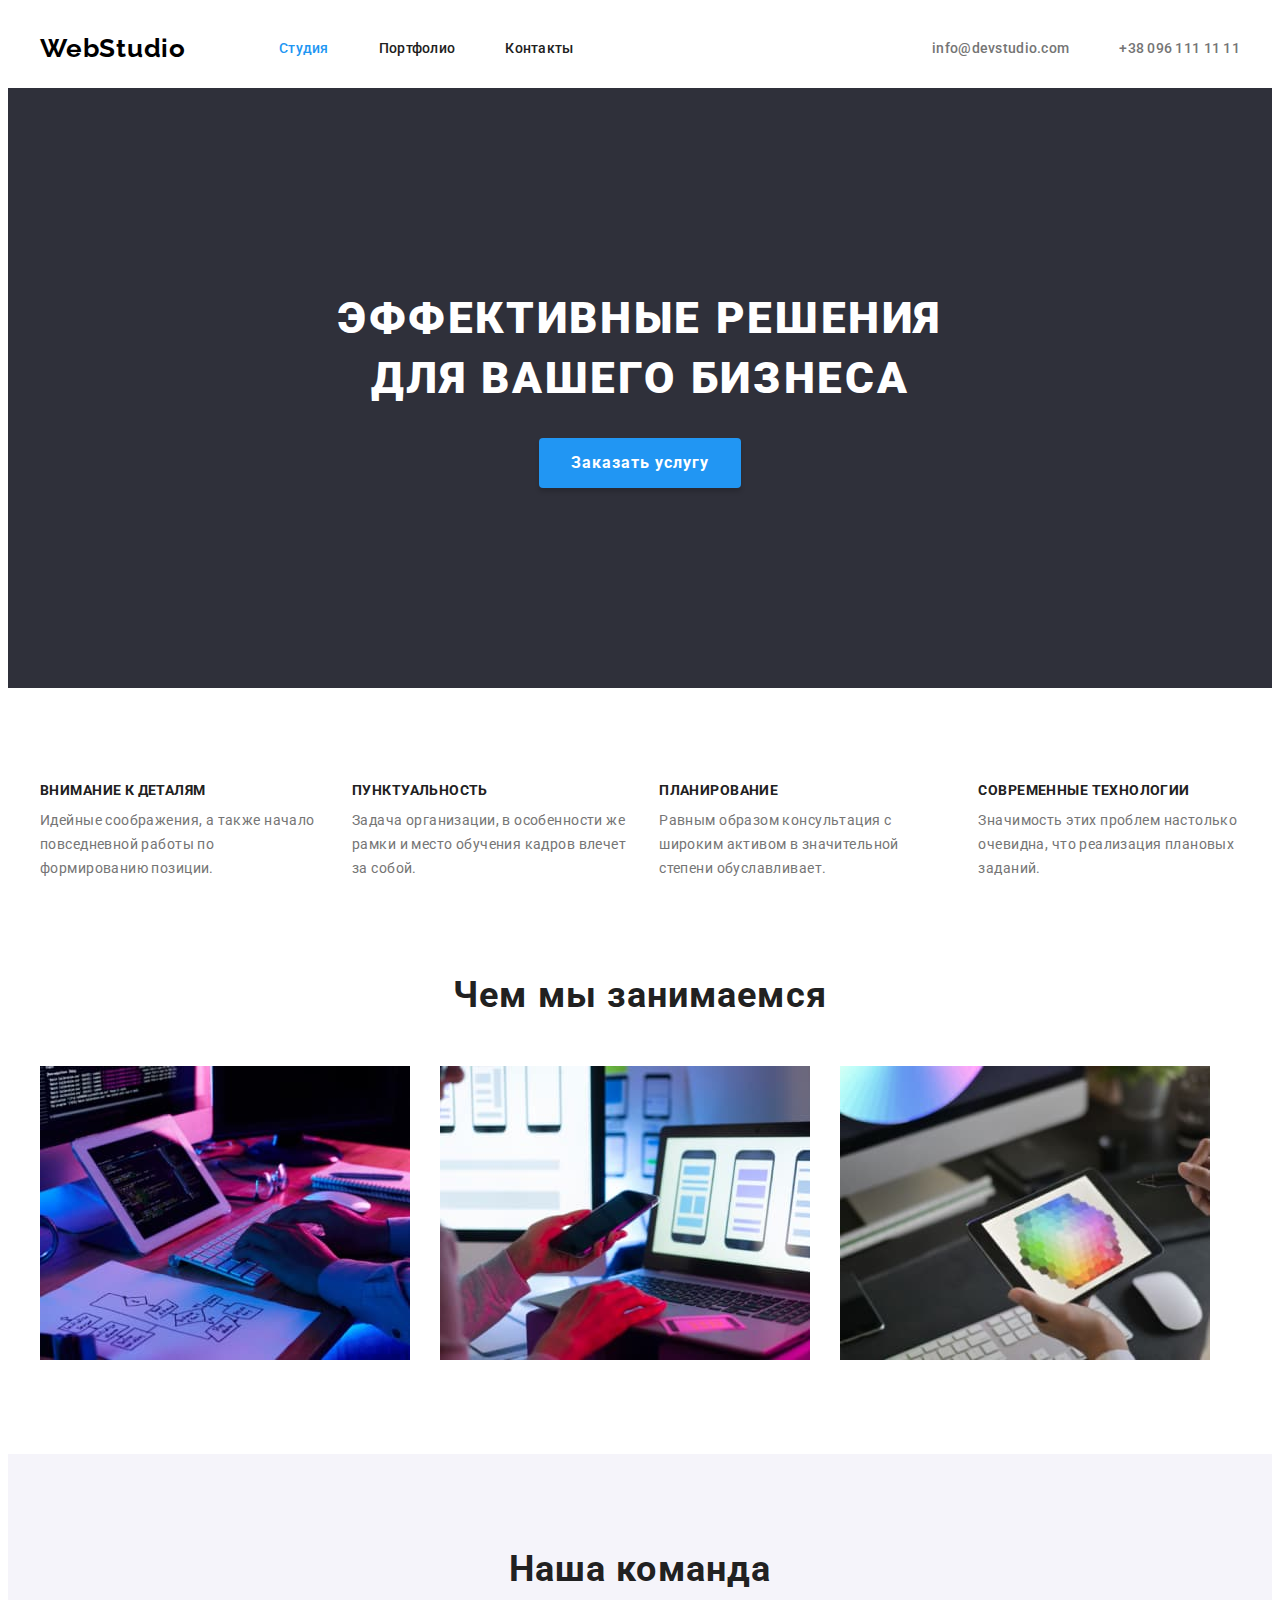
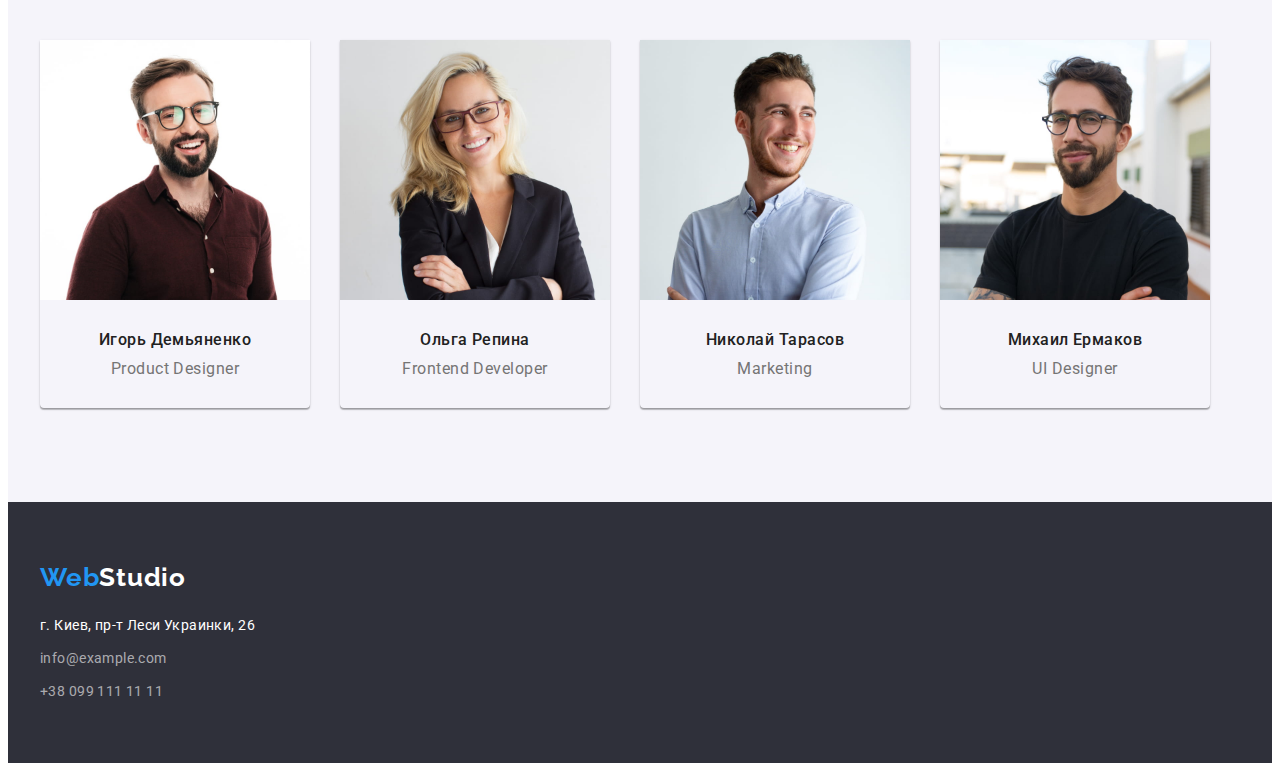
<file: index.html>
<!DOCTYPE html>
<html lang="ru">
  <head>
    <meta charset="UTF-8" />
    <meta http-equiv="X-UA-Compatible" content="IE=edge" />
    <meta name="viewport" content="width=device-width, initial-scale=1.0" />
    <title>Студия</title>
    <link rel="preconnect" href="https://fonts.googleapis.com" />
    <link rel="preconnect" href="https://fonts.gstatic.com" crossorigin />
    <link
      href="https://fonts.googleapis.com/css2?family=Montserrat&family=Raleway:wght@700&family=Roboto:wght@400;500;700;900&display=swap"
      rel="stylesheet"
    />
    <!--Normalized  -->
    <link
      rel="stylesheet"
      href="https://cdnjs.cloudflare.com/ajax/libs/modern-normalize/1.1.0/modern-normalize.min.css"
      integrity="sha512-wpPYUAdjBVSE4KJnH1VR1HeZfpl1ub8YT/NKx4PuQ5NmX2tKuGu6U/JRp5y+Y8XG2tV+wKQpNHVUX03MfMFn9Q=="
      crossorigin="anonymous"
      referrerpolicy="no-referrer"
    />
    <!-- Normilized end -->
    <link rel="stylesheet" href="./css/styles.css" />
  </head>

  <body>
    <!-- ---------------header---------------------->

    <header class="header">
      <div class="container header-container">
        <nav class="header-nav">
          <a class="header-WebStudio link" href="./index.html"><span>Web</span>Studio</a>
          <ul class="header-list list">
            <li class="header-item">
              <a class="header-link header-link-current link" href="./index.html">Студия</a>
            </li>
            <li class="header-item">
              <a class="header-link link" href="./portfolio.html">Портфолио</a>
            </li>
            <li class="header-item">
              <a class="header-link link" href="#">Контакты</a>
            </li>
          </ul>
        </nav>
        <ul class="header-contacts list">
          <li class="header-mail">
            <a class="link-mail link" href="mailto:info@devstudio.com">info@devstudio.com</a>
          </li>
          <li class="header-phone">
            <a class="link-phone link" href="tel:+380961111111">+38 096 111 11 11</a>
          </li>
        </ul>
      </div>
    </header>
    <!-- ------------Hero-------------------------------- -->
    <main class="main">
      <section class="hero">
        <div class="container">
          <h1 class="hero-title">
            Эффективные решения<br />
            для вашего бизнеса
          </h1>
          <button class="hero-btn btn" type="button">Заказать услугу</button>
        </div>
      </section>
      <!----------------Преимущества студии------------------->
      <section class="plus section">
        <div class="container">
          <h2 class="visually-hidden">Преимущества студии</h2>
          <ul class="plus-list list">
            <li class="plus-item">
              <h3 class="plus-subject">Внимание к деталям</h3>
              <p class="plus-text">
                Идейные соображения, а также начало повседневной работы по формированию позиции.
              </p>
            </li>
            <li class="plus-item">
              <h3 class="plus-subject">Пунктуальность</h3>
              <p class="plus-text">
                Задача организации, в особенности же рамки и место обучения кадров влечет за собой.
              </p>
            </li>
            <li class="plus-item">
              <h3 class="plus-subject">Планирование</h3>
              <p class="plus-text">
                Равным образом консультация с широким активом в значительной степени обуславливает.
              </p>
            </li>
            <li class="plus-item">
              <h3 class="plus-subject">Современные технологии</h3>
              <p class="plus-text">
                Значимость этих проблем настолько очевидна, что реализация плановых заданий.
              </p>
            </li>
          </ul>
        </div>
      </section>

      <!---------------че мы занимаемся---------------  -->
      <section class="work section">
        <div class="container">
          <h2 class="work-tittle">Чем мы занимаемся</h2>
          <ul class="work-list list">
            <li class="work-item">
              <img
                class="work-image"
                src="./images/working-1.jpg"
                alt="создание сайтов"
                width="370"
                height="294"
              />
            </li>
            <li class="work-item">
              <img
                class="work-image"
                src="./images/working-2.jpg"
                alt="создание програм"
                width="370"
                height="294"
              />
            </li>
            <li class="work-item">
              <img
                class="work-image"
                src="./images/working-3.jpg"
                alt="стилистическое оформление"
                width="370"
                height="294"
              />
            </li>
          </ul>
        </div>
      </section>
      <!-- ----------------Наша команда----------------- -->
      <section class="team section">
        <div class="container">
          <h2 class="team-tittle">Наша команда</h2>
          <ul class="team-list list">
            <li class="team-item">
              <img
                class="team-foto"
                src="./images/team-1.jpg"
                alt="Игорь Демьяненко"
                width="270"
                height="260"
              />
              <div class="team-wrapper">
                <h3 class="team-name">Игорь Демьяненко</h3>
                <p class="team-spec">Product Designer</p>
              </div>
            </li>
            <li class="team-item">
              <img
                class="team-foto"
                src="./images/team-2.jpg"
                alt="Ольга Репина"
                width="270"
                height="260"
              />
              <div class="team-wrapper">
                <h3 class="team-name">Ольга Репина</h3>
                <p class="team-spec">Frontend Developer</p>
              </div>
            </li>
            <li class="team-item">
              <img
                class="team-foto"
                src="./images/team-3.jpg"
                alt="Николай Тарасов"
                width="270"
                height="260"
              />
              <div class="team-wrapper">
                <h3 class="team-name">Николай Тарасов</h3>
                <p class="team-spec">Marketing</p>
              </div>
            </li>
            <li class="team-item">
              <img
                class="team-foto"
                src="./images/team-4.jpg"
                alt="Михаил Ермаков"
                width="270"
                height="260"
              />
              <div class="team-wrapper">
                <h3 class="team-name">Михаил Ермаков</h3>
                <p class="team-spec">UI Designer</p>
              </div>
            </li>
          </ul>
        </div>
      </section>
    </main>

    <!------------------footer-------------------- -->
    <footer class="footer">
      <div class="container">
        <a class="footer-link link" href="./index.html">Web<span>Studio</span></a>
        <address class="footer-contacts">
          <ul class="footer-list list">
            <li class="footer-item">
              <a
                class="footer-adress link"
                href="https://goo.gl/maps/uckna3FoqXZU8niu8"
                target="_blank"
                rel="noreferrer noopener nofollow"
                >г. Киев, пр-т Леси Украинки, 26</a
              >
            </li>
            <li class="footer-item">
              <a class="footer-mail link" href="mailto:info@example.com">info@example.com</a>
            </li>
            <li class="footer-item">
              <a class="footer-tel link" href="tel:+380991111111">+38 099 111 11 11</a>
            </li>
          </ul>
        </address>
      </div>
    </footer>
  </body>
</html>
</file>
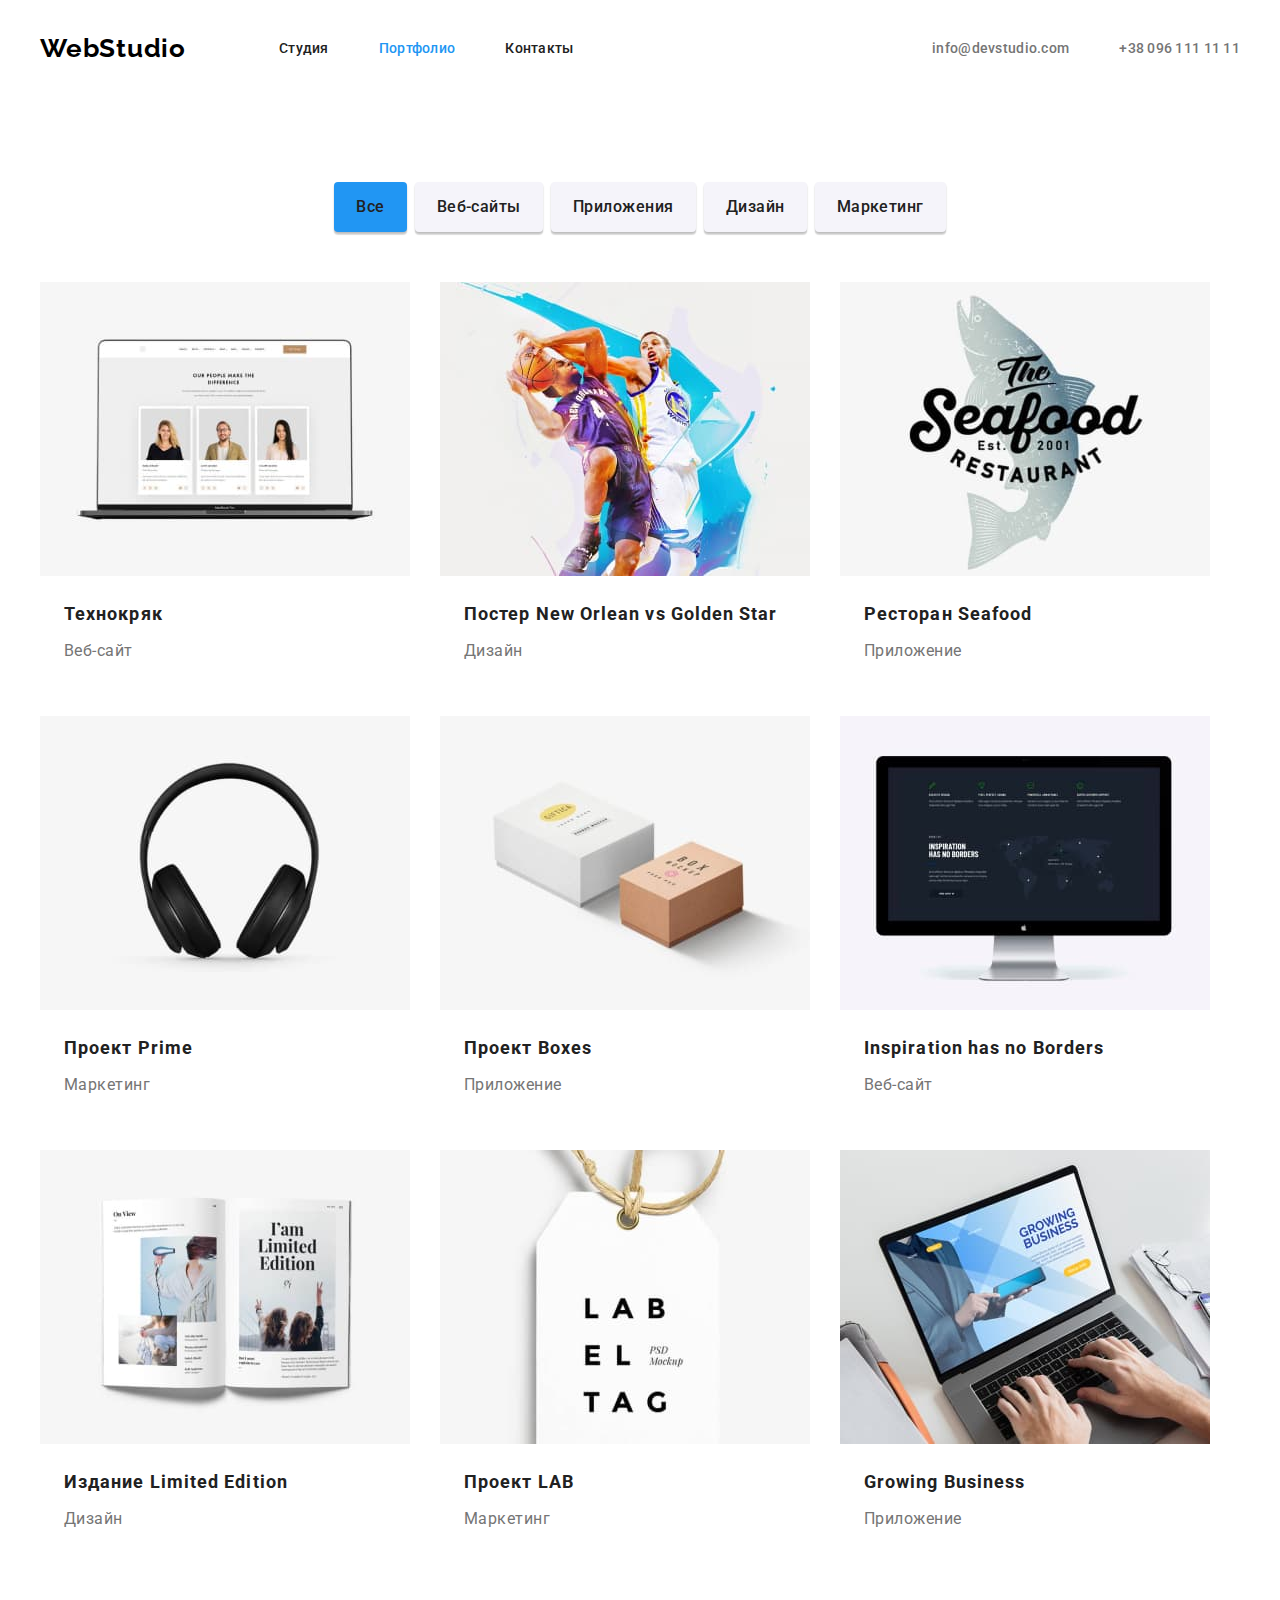
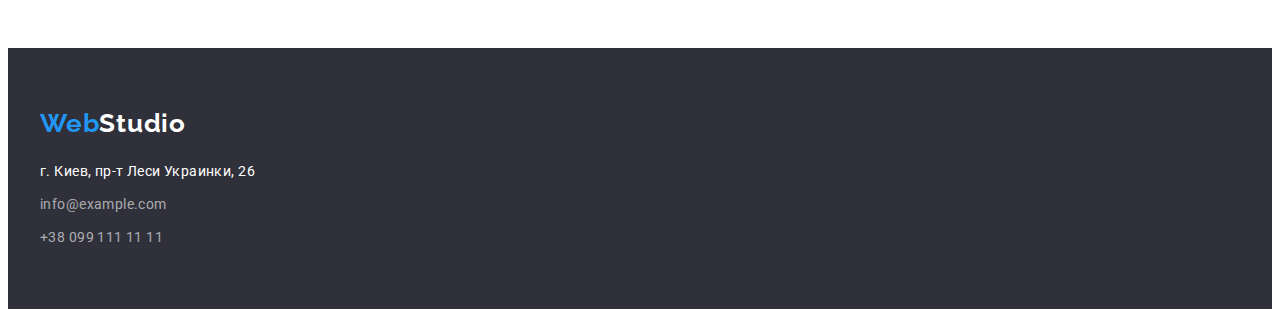
<file: portfolio.html>
<!DOCTYPE html>
<html lang="ru">
  <head>
    <meta charset="UTF-8" />
    <meta http-equiv="X-UA-Compatible" content="IE=edge" />
    <meta name="viewport" content="width=device-width, initial-scale=1.0" />
    <title>Портфолио</title>
    <link rel="preconnect" href="https://fonts.googleapis.com" />
    <link rel="preconnect" href="https://fonts.gstatic.com" crossorigin />
    <link
      href="https://fonts.googleapis.com/css2?family=Montserrat&family=Raleway:wght@700&family=Roboto:wght@400;500;700;900&display=swap"
      rel="stylesheet"
    />
    <!--Normalized  -->
    <link
      rel="stylesheet"
      href="https://cdnjs.cloudflare.com/ajax/libs/modern-normalize/1.1.0/modern-normalize.min.css"
      integrity="sha512-wpPYUAdjBVSE4KJnH1VR1HeZfpl1ub8YT/NKx4PuQ5NmX2tKuGu6U/JRp5y+Y8XG2tV+wKQpNHVUX03MfMFn9Q=="
      crossorigin="anonymous"
      referrerpolicy="no-referrer"
    />
    <!-- Normilized end -->
    <link rel="stylesheet" href="./css/styles.css" />
  </head>

  <body>
    <!-- --------header------------------- -->

    <header class="header">
      <div class="container header-container">
        <nav class="header-nav">
          <a class="header-WebStudio link" href="./index.html"><span>Web</span>Studio</a>
          <ul class="header-list list">
            <li class="header-item">
              <a class="header-link link" href="./index.html">Студия</a>
            </li>
            <li class="header-item">
              <a class="header-link header-link-current link" href="./portfolio.html">Портфолио</a>
            </li>
            <li class="header-item">
              <a class="header-link link" href="#">Контакты</a>
            </li>
          </ul>
        </nav>
        <ul class="header-contacts list">
          <li class="header-mail">
            <a class="link-mail link" href="mailto:info@devstudio.com">info@devstudio.com</a>
          </li>
          <li class="header-phone">
            <a class="link-phone link" href="tel:+380961111111">+38 096 111 11 11</a>
          </li>
        </ul>
      </div>
    </header>
    <!-- -------------portfolio--------------- -->
    <main>
      <section class="project section container">
        <ul class="project-list-nav list">
          <li class="project-list-btn">
            <button class="project-btn active-btn" type="button">Все</button>
          </li>
          <li class="project-list-btn">
            <button class="project-btn" type="button">Веб-сайты</button>
          </li>
          <li class="project-list-btn">
            <button class="project-btn" type="button">Приложения</button>
          </li>
          <li class="project-list-btn">
            <button class="project-btn" type="button">Дизайн</button>
          </li>
          <li class="project-list-btn">
            <button class="project-btn" type="button">Маркетинг</button>
          </li>
        </ul>

        <h1 class="visually-hidden">Проекты</h1>
        <ul class="project-list list">
          <li class="project-item">
            <img
              class="project-image"
              src="./images/project-1.jpg"
              alt="Веб-сайт"
              width="370"
              height="294"
            />
            <div class="project-content">
              <h2 class="project-subtitle">Технокряк</h2>
              <p class="project-text">Веб-сайт</p>
            </div>
          </li>
          <li class="project-item">
            <img
              class="project-image"
              src="./images/project-2.jpg"
              alt="Постер New Orlean vs Golden Star"
              width="370"
              height="294"
            />
            <div class="project-content">
              <h2 class="project-subtitle">Постер New Orlean vs Golden Star</h2>
              <p class="project-text">Дизайн</p>
            </div>
          </li>
          <li class="project-item">
            <img
              class="project-image"
              src="./images/project-3.jpg"
              alt="Ресторан Seafood"
              width="370"
              height="294"
            />
            <div class="project-content">
              <h2 class="project-subtitle">Ресторан Seafood</h2>
              <p class="project-text">Приложение</p>
            </div>
          </li>
          <li class="project-item">
            <img
              class="project-image"
              src="./images/project-4.jpg"
              alt="Проект Prime"
              width="370"
              height="294"
            />
            <div class="project-content">
              <h2 class="project-subtitle">Проект Prime</h2>
              <p class="project-text">Маркетинг</p>
            </div>
          </li>
          <li class="project-item">
            <img
              class="project-image"
              src="./images/project-5.jpg"
              alt="Проект Boxes"
              width="370"
              height="294"
            />
            <div class="project-content">
              <h2 class="project-subtitle">Проект Boxes</h2>
              <p class="project-text">Приложение</p>
            </div>
          </li>
          <li class="project-item">
            <img
              class="project-image"
              src="./images/project-6.jpg"
              alt="Inspiration has no Borders"
              width="370"
              height="294"
            />
            <div class="project-content">
              <h2 class="project-subtitle">Inspiration has no Borders</h2>
              <p class="project-text">Веб-сайт</p>
            </div>
          </li>
          <li class="project-item">
            <img
              class="project-image"
              src="./images/project-7.jpg"
              alt="Издание Limited Edition"
              width="370"
              height="294"
            />
            <div class="project-content">
              <h2 class="project-subtitle">Издание Limited Edition</h2>
              <p class="project-text">Дизайн</p>
            </div>
          </li>
          <li class="project-item">
            <img
              class="project-image"
              src="./images/project-8.jpg"
              alt="Проект LAB"
              width="370"
              height="294"
            />
            <div class="project-content">
              <h2 class="project-subtitle">Проект LAB</h2>
              <p class="project-text">Маркетинг</p>
            </div>
          </li>
          <li class="project-item">
            <img
              class="project-image"
              src="./images/project-9.jpg"
              alt="Growing Business"
              width="370"
              height="294"
            />
            <div class="project-content">
              <h2 class="project-subtitle">Growing Business</h2>
              <p class="project-text">Приложение</p>
            </div>
          </li>
        </ul>
      </section>
    </main>

    <footer class="footer">
      <div class="container">
        <a class="footer-link link" href="./index.html">Web<span>Studio</span></a>
        <address class="footer-contacts">
          <ul class="footer-list list">
            <li class="footer-item">
              <a
                class="footer-adress link"
                href="https://goo.gl/maps/uckna3FoqXZU8niu8"
                target="_blank"
                rel="noreferrer noopener nofollow"
                >г. Киев, пр-т Леси Украинки, 26</a
              >
            </li>
            <li class="footer-item">
              <a class="footer-mail link" href="mailto:info@example.com">info@example.com</a>
            </li>
            <li class="footer-item">
              <a class="footer-tel link" href="tel:+380991111111">+38 099 111 11 11</a>
            </li>
          </ul>
        </address>
      </div>
    </footer>
  </body>
</html>
</file>
<file: css/styles.css>
:root {
/* fonts */
--main-font: "Roboto", sans-serif;
--secondary-font: "Raleway", sans-serif;

/* text colors */
--main-txt-cl: #212121;
--accent-txt-cl: #2196F3;
--white-txt-cl: #FFFFFF;
--btn-txt-cl: #FFFFFF;
--tel-txt-cl: #757575;
--footer-txt-cl: rgba(255, 255, 255, 0.6);
--studio-txt-cl: #000000;

/* bg colors */
--light-bg-cl: #E5E5E5;
--dark-bg-cl: #2F303A;
--portfolio-bg-cl: #EEEEEE;
--team-bg-cl: #F5F4FA;
--btn-bl-cl: #188CE8;
--line-cl: #ECECEC;
}

/* base styles */

body {
    font-family: var(--main-font);
    color: var(--main-txt-cl);
    background-color: var(--white-txt-cl);
    font-size: 14px;
    letter-spacing: 0.03em;
}
.container {
    width: 1200px;
    margin: 0 auto;
    padding: 0 15px;
}
.section{
    padding-top: 94px;
    padding-bottom: 94px;
}
/* частковий ресет брузера старт*/
.link {
    text-decoration: none;
    color: inherit;
}
.list {
    list-style: none;
    padding-left: 0;
    margin: 0;
}
h1, h2, h3, h4, h5, h6, p, ul {
    margin: 0;
}
img {
    display: block;
    max-width: 100%;
    height: auto;
}
address {
    font-size: normal;
}
/* частковий ресет брузера енд*/

/* header section */
.header{
    border: 1рх solid var (--line-cl);
}
.header-container {
    display: flex;
    align-items: center;
}
.header-nav {
    display: flex;
    align-items: center;
    margin-right: auto;
}
.header-WebStudio>span {
    color: var (--accent-txt-cl);
}

.header-WebStudio {
    font-family: var(--secondary-font);
    font-weight: 700;
    font-size: 26px;
    line-height: calc(31 / 26);
    letter-spacing: 0.03em;
    color: var(--studio-txt-cl);
    margin-right: 93px;
}

.header-list {
    display: flex;
    gap: 50px;
    align-items: center;
}

.header-contacts {
    display: flex;
    margin-left: 0;
}

.header-mail {
    margin-right: 50px;
}

.header-link,
.link-mail,
.link-phone {
    font-weight: 500;
    Font-size: 14px;
    line-height: calc(16 / 14);
    letter-spacing: 0.02em;
    display: block;
    padding-top: 32px;
    padding-bottom: 32px;
}
.header-link {
    color: var(--main-txt-cl);
}

.header-link:hover,
.header-link:focus,
.link-mail:hover,
.link-mail:focus,
.link-phone:hover,
.link-phone:focus,
.link-mail-main:hover,
.link-mail-main:focus {
    color: var(--accent-txt-cl);
}
.header-link-current,
.active-btn {
    color: var(--accent-txt-cl);
}

.link-phone,
.link-mail {
    color: var(--tel-txt-cl)
}

/* hero section */
.hero {
    background-color: var(--dark-bg-cl);
    text-align: center;
    padding-top: 200px;
    padding-bottom: 200px;
}

.hero-title {
    font-weight: 900;
    font-size: 44px;
    line-height: calc(60 / 44);
    letter-spacing: 0.06em;
    text-transform: uppercase;
    color: var(--white-txt-cl);
    margin-bottom: 30px;

}
.hero-btn {
    font-family: inherit;
    font-weight: 700;
    Font-size: 16px;
    line-height: calc(30 / 16);
    align-items: center;
    letter-spacing: 0.06em;
    color: var(--white-txt-cl);
    background-color: var(--accent-txt-cl);
    cursor: pointer;
    max-width: none;
    min-width: 200px;
    padding: 10px 32px;
    box-shadow: 0px 4px 4px rgba(0, 0, 0, 0.15);
    border: none;
    border-radius: 4px;
}

.hero-btn:hover,
.hero-btn:focus {
    color: var(--btn-txt-cl);
    background-color: var(--btn-bl-cl);
}

/* section plus */
.visually-hidden {
    position: absolute;
    width: 1px;
    height: 1px;
    margin: -1px;
    border: 0;
    padding: 0;
    white-space: nowrap;
    clip-path: inset(100%);
    clip: rect(0 0 0 0);
    overflow: hidden;
}

.plus-list{
    display: flex;
    gap: 30px;
}

.plus-subject {
    font-weight: 700;
    font-size: 14px;
    line-height: calc(16 / 14);
    letter-spacing: 0.03em;
    text-transform: uppercase;
    color: var(--main-txt-cl);
    margin-bottom: 10px;
}

.plus-text {
    font-weight: 400;
    font-size: 14px;
    line-height: calc(24 / 14);
    letter-spacing: 0.03em;
    color: var(--tel-txt-cl);
}

/* section work */
.work{
    padding-top: 0px;
}

.work-tittle,
.team-tittle {
    font-weight: 700;
    font-size: 36px;
    line-height: calc(42 / 36);
    text-align: center;
    letter-spacing: 0.03em;
    color: var(--main-txt-cl);
    margin-bottom: 50px;
}
.work-list{
    display: flex;
    gap: 30px;
}

/* section team  */

.team {
    background-color:var(--team-bg-cl);
}

.team-list{
    display: flex;
    gap: 30px;
    border-radius: 0px 0px 4px 4px;
}
.team-item{
    box-shadow: 0px 1px 3px rgba(0, 0, 0, 0.12), 0px 1px 1px rgba(0, 0, 0, 0.14), 0px 2px 1px rgba(0, 0, 0, 0.2);
    border-radius: 0px 0px 4px 4px;
}
.team-wrapper {
    padding-top: 30px;
    padding-bottom: 30px;
}

.team-name {
    font-weight: 500;
    font-size: 16px;
    line-height: calc(19 / 16);
    text-align: center;
    letter-spacing: 0.03em;
    color: var(--main-txt-cl);
    margin-bottom: 10px;
}
.team-spec {
    font-weight: 400;
    font-size: 16px;
    line-height: calc(19 / 16);
    text-align: center;
    letter-spacing: 0.03em;
    color: var(--tel-txt-cl);
}

/* portfolio */


.project-list-nav{
    display: flex;
    gap: 8px;
    justify-content: center;
    margin-bottom: 50px;
}
.project-list-btn {
    align-items: center;
}

.project-btn:hover,
.project-btn:focus {
    color: var(--white-txt-cl);
    background-color: var(--accent-txt-cl);
}

.project-btn {
    font-family: inherit;
    font-weight: 500;
    Font-size: 16px;
    line-height: calc(26 / 16);
    text-align: center;
    letter-spacing: 0.03em;
    cursor: pointer;
    background-color: var(--team-bg-cl);
    color: var(--main-txt-cl);
    max-width: none;
    min-height: 50px;
    padding: 6px 22px;
    box-shadow: 0px 3px 1px rgba(0, 0, 0, 0.1), 0px 1px 2px rgba(0, 0, 0, 0.08), 0px 2px 2px rgba(0, 0, 0, 0.12);
    border: none;
    border-radius: 4px;
}

.active-btn,
.project-btn :active {
    background-color: var(--accent-txt-cl);
}
.project-list{
    display: flex;
    flex-wrap: wrap;
    gap: 30px;
    flex-basis: calc (100% - 30px * 2) / 3;
}
.project-content {
    padding-top: 20px;
    padding-bottom: 20px;
    padding-left: 24px;

}

.project-subtitle {
    font-weight: 700;
    font-size: 18px;
    line-height: calc(36 / 18);
    letter-spacing: 0.06em;
    color: var(--main-txt-cl);
    margin-bottom: 4px;
}
.project-text {
    font-weight: 400;
    font-size: 16px;
    line-height: calc(30 / 16);
    letter-spacing: 0.03em;
    color: var(--tel-txt-cl);
}

/* footer */
.footer {
    background-color: var(--dark-bg-cl);
    padding-top: 60px;
    padding-bottom: 60px;
}

.footer-link {
    Font-family: var(--secondary-font);
    font-weight: 700;
    font-size: 26px;
    line-height: calc(31 / 26);
    Letter-spacing: 0.03em;
    color: var(--main-txt-cl);
    color: var(--accent-txt-cl);
    margin-bottom: 20px;
    display: block;
}
.footer-item:last-child {
    margin-bottom: 0;
}
.footer-item{
    margin-bottom: 9px;
}
.footer-adress {
    font-weight: 400;
    font-size: 14px;
    line-height: calc(24 / 14);
    letter-spacing: 0.03em;
    color: var(--white-txt-cl);
}
.footer-mail, .footer-tel {
    font-weight: 400;
    font-size: 14px;
    line-height: calc(24 / 14);
    letter-spacing: 0.03em;
    color: var(--footer-txt-cl);
}
.footer-adress:hover,
.footer-adress:focus,
.footer-mail:hover,
.footer-mail:focus,
.footer-tel:hover,
.footer-tel:focus {
    color: var(--accent-txt-cl);
}
.footer-contacts {
    font-style: normal;
}
.footer-link > span {
    color: var(--white-txt-cl);
}
</file>
